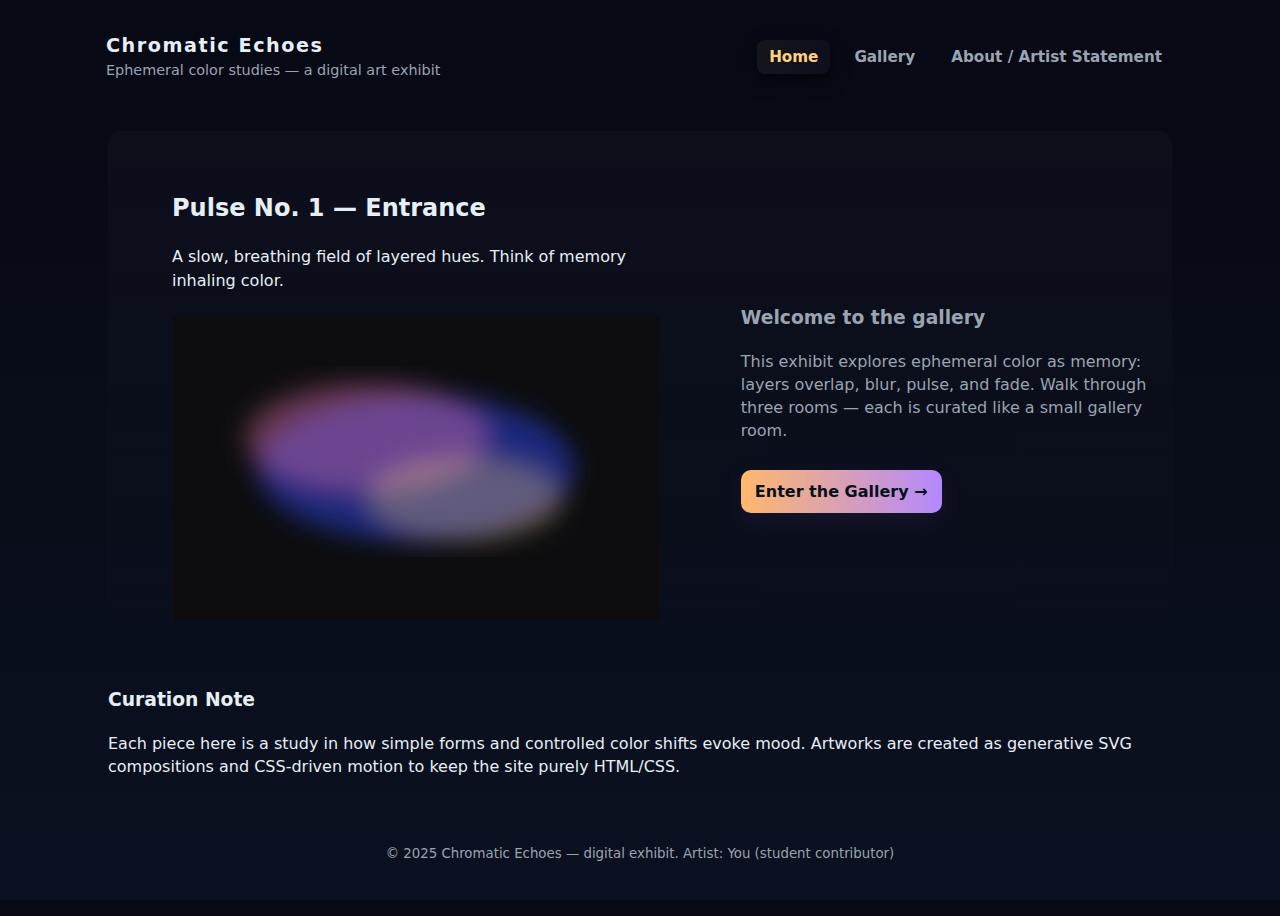
<file: index.html>
<!doctype html>
<html lang="en">
<head>
  <meta charset="utf-8" />
  <meta name="viewport" content="width=device-width,initial-scale=1" />
  <title>Chromatic Echoes — Entrance</title>
  <link rel="stylesheet" href="styles.css" />
</head>
<body class="room room-entrance">
  <header class="site-header">
    <div class="site-brand">
      <h1>Chromatic Echoes</h1>
      <p class="tagline">Ephemeral color studies — a digital art exhibit</p>
    </div>

    <nav aria-label="Main navigation">
      <ul class="nav-list">
        <li><a href="index.html" class="active">Home</a></li>
        <li><a href="gallery.html">Gallery</a></li>
        <li><a href="about.html">About / Artist Statement</a></li>
      </ul>
    </nav>
  </header>

  <main>
    <section class="hero">
      <div class="hero-frame">
        <!-- Featured artwork (SVG + CSS animation) -->
        <figure class="artwork featured" aria-labelledby="featTitle">
          <figcaption id="featTitle">
            <h2>Pulse No. 1 — Entrance</h2>
            <p class="note">A slow, breathing field of layered hues. Think of memory inhaling color.</p>
          </figcaption>

          <!-- SVG artwork (scales with container) -->
          <svg class="art-svg" viewBox="0 0 800 500" role="img" aria-label="Pulse No.1">
            <defs>
              <filter id="soft">
                <feGaussianBlur stdDeviation="20" />
              </filter>
            </defs>

            <rect width="100%" height="100%" fill="#0d0d0f" />
            <g filter="url(#soft)">
              <ellipse cx="400" cy="250" rx="260" ry="120" class="g1" />
              <ellipse cx="320" cy="200" rx="200" ry="90" class="g2" />
              <ellipse cx="480" cy="300" rx="160" ry="70" class="g3" />
            </g>
          </svg>
        </figure>

        <div class="entry-copy">
          <h3>Welcome to the gallery</h3>
          <p>This exhibit explores ephemeral color as memory: layers overlap, blur, pulse, and fade. Walk through three rooms — each is curated like a small gallery room.</p>
          <a class="btn" href="gallery.html">Enter the Gallery →</a>
        </div>
      </div>
    </section>

    <section class="curation">
      <h3>Curation Note</h3>
      <p>Each piece here is a study in how simple forms and controlled color shifts evoke mood. Artworks are created as generative SVG compositions and CSS-driven motion to keep the site purely HTML/CSS.</p>
    </section>
  </main>

  <footer class="site-footer">
    <small>© 2025 Chromatic Echoes — digital exhibit. Artist: You (student contributor)</small>
  </footer>
</body>
</html>
</file>
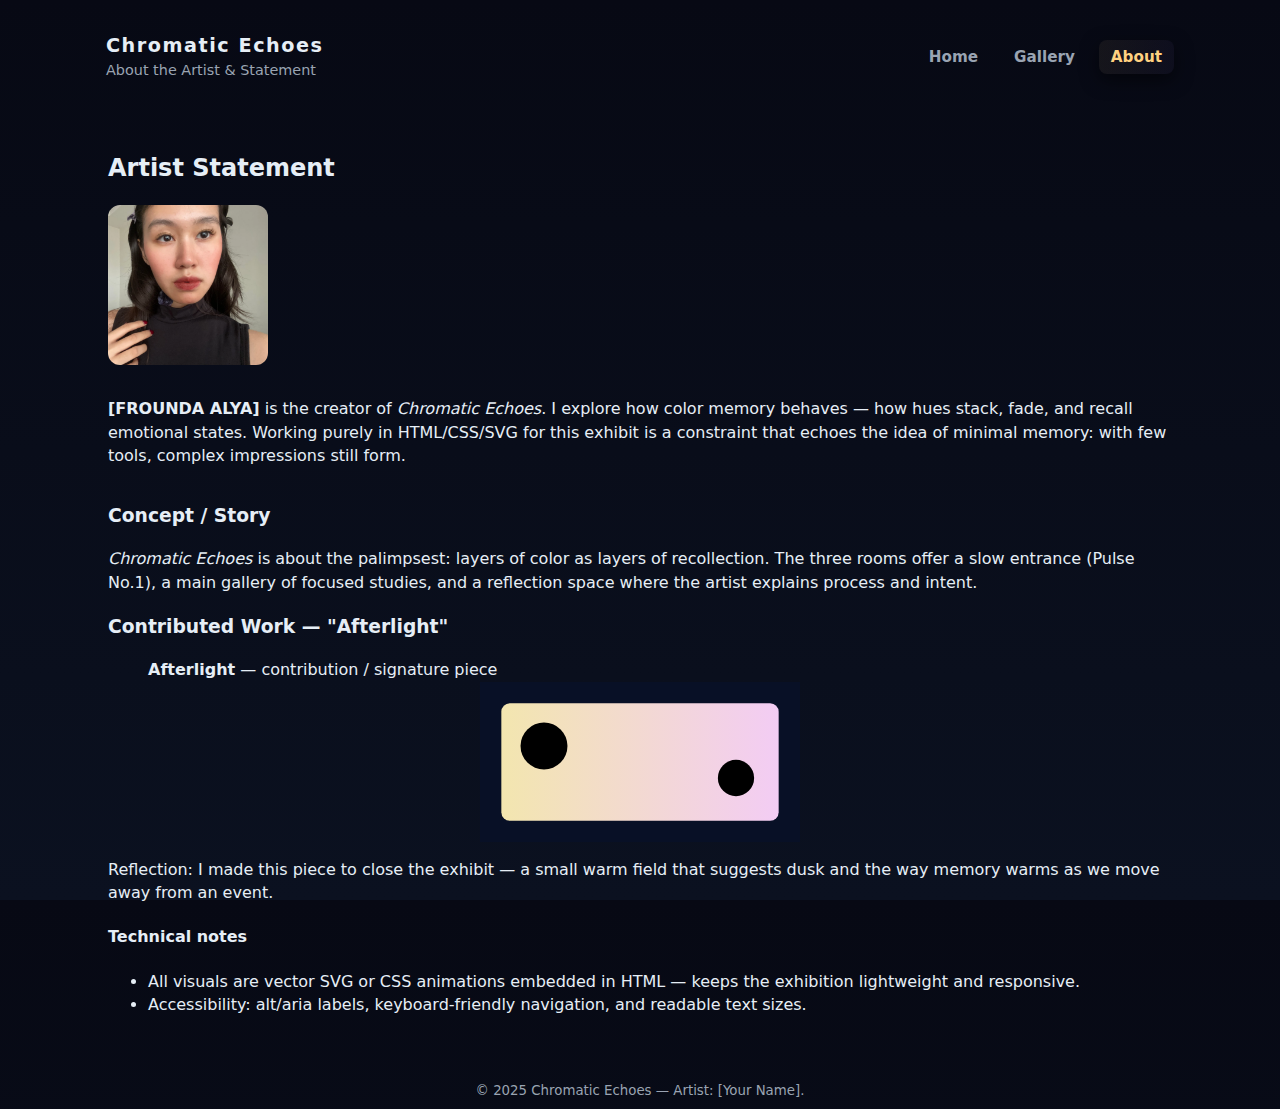
<file: about.html>
<!doctype html>
<html lang="en">
<head>
  <meta charset="utf-8" />
  <meta name="viewport" content="width=device-width,initial-scale=1" />
  <title>About — Chromatic Echoes</title>
  <link rel="stylesheet" href="styles.css" />
</head>
<body class="room room-about">
  <header class="site-header">
    <div class="site-brand">
      <h1>Chromatic Echoes</h1>
      <p class="tagline">About the Artist & Statement</p>
    </div>

    <nav aria-label="Main navigation">
      <ul class="nav-list">
        <li><a href="index.html">Home</a></li>
        <li><a href="gallery.html">Gallery</a></li>
        <li><a href="about.html" class="active">About</a></li>
      </ul>
    </nav>
  </header>

  <main>
    <section class="artist-statement">
      <h2>Artist Statement</h2>
      <div class="artist-profile" style="display:flex; gap:16px; align-items:center; flex-wrap:wrap;">
        <img src="frounda.jpg" alt="Photo of [FROUNDA ALYA]" style="width:160px; border-radius:12px; object-fit:cover;">
        <div>
          <p><strong>[FROUNDA ALYA]</strong> is the creator of <em>Chromatic Echoes</em>. I explore how color memory behaves — how hues stack, fade, and recall emotional states. Working purely in HTML/CSS/SVG for this exhibit is a constraint that echoes the idea of minimal memory: with few tools, complex impressions still form.</p>
        </div>
      </div>

      <h3>Concept / Story</h3>
      <p><em>Chromatic Echoes</em> is about the palimpsest: layers of color as layers of recollection. The three rooms offer a slow entrance (Pulse No.1), a main gallery of focused studies, and a reflection space where the artist explains process and intent.</p>
    </section>

    <section class="artist-piece">
      <h3>Contributed Work — "Afterlight"</h3>
      <figure class="artwork small" aria-labelledby="afterTitle">
        <figcaption id="afterTitle"><strong>Afterlight</strong> — contribution / signature piece</figcaption>
        <svg viewBox="0 0 600 300" class="art-svg small" role="img" aria-label="Afterlight">
          <defs>
            <linearGradient id="afterG" x1="0" x2="1">
              <stop offset="0" stop-color="#fff1b6"/>
              <stop offset="1" stop-color="#ffd6ff"/>
            </linearGradient>
          </defs>
          <rect width="100%" height="100%" fill="#081026" />
          <g class="afterlight">
            <rect x="40" y="40" width="520" height="220" rx="16" fill="url(#afterG)" opacity="0.95"/>
            <circle cx="120" cy="120" r="44" class="af1"/>
            <circle cx="480" cy="180" r="34" class="af2"/>
          </g>
        </svg>
      </figure>

      <p class="artist-note">Reflection: I made this piece to close the exhibit — a small warm field that suggests dusk and the way memory warms as we move away from an event.</p>
    </section>

    <section class="credits">
      <h4>Technical notes</h4>
      <ul>
        <li>All visuals are vector SVG or CSS animations embedded in HTML — keeps the exhibition lightweight and responsive.</li>
        <li>Accessibility: alt/aria labels, keyboard-friendly navigation, and readable text sizes.</li>
      </ul>
    </section>
  </main>

  <footer class="site-footer">
    <small>© 2025 Chromatic Echoes — Artist: [Your Name].</small>
  </footer>
</body>
</html>
</file>
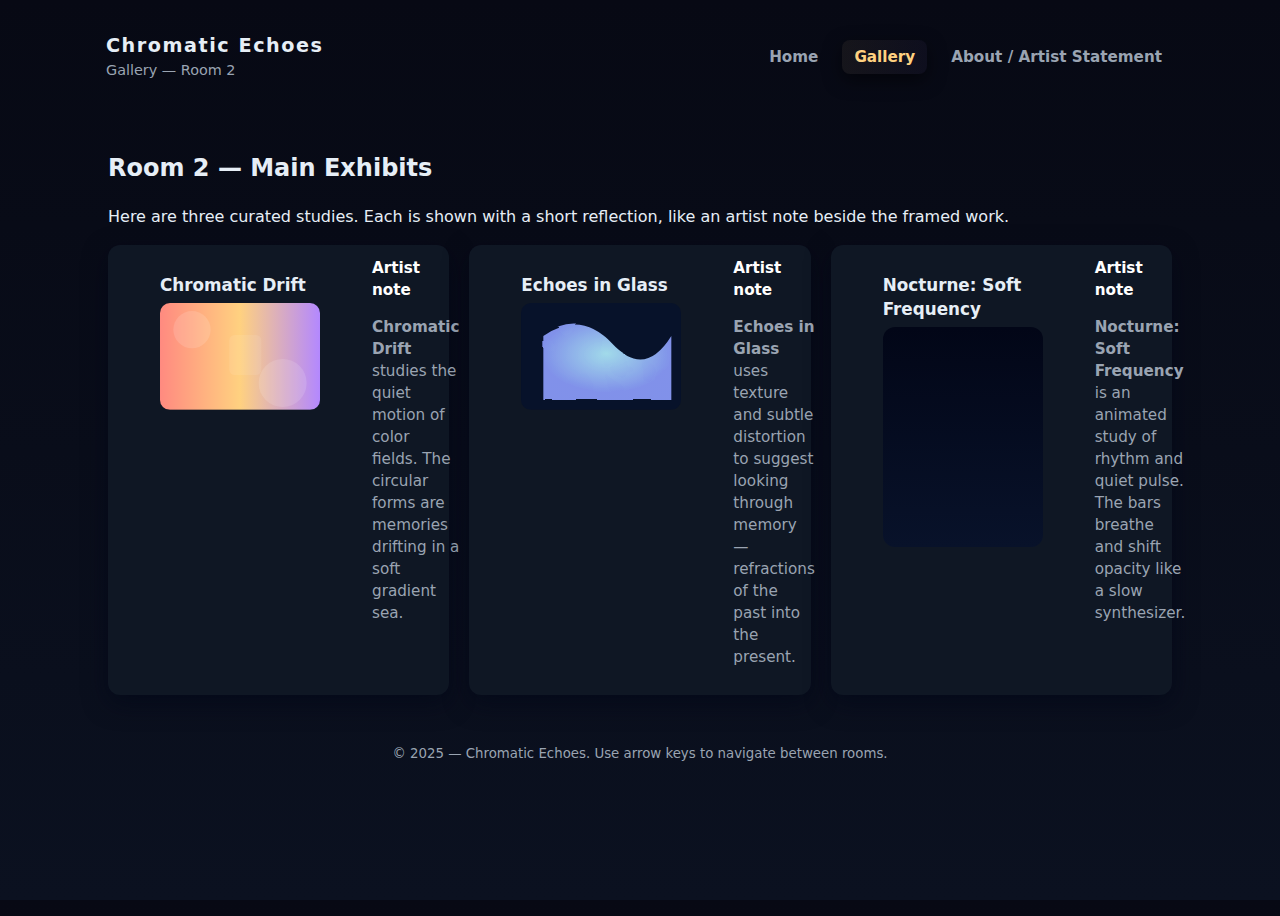
<file: gallery.html>
<!doctype html>
<html lang="en">
<head>
  <meta charset="utf-8" />
  <meta name="viewport" content="width=device-width,initial-scale=1" />
  <title>Chromatic Echoes — Gallery</title>
  <link rel="stylesheet" href="styles.css" />
</head>
<body class="room room-gallery">
  <header class="site-header">
    <div class="site-brand">
      <h1>Chromatic Echoes</h1>
      <p class="tagline">Gallery — Room 2</p>
    </div>

    <nav aria-label="Main navigation">
      <ul class="nav-list">
        <li><a href="index.html">Home</a></li>
        <li><a href="gallery.html" class="active">Gallery</a></li>
        <li><a href="about.html">About / Artist Statement</a></li>
      </ul>
    </nav>
  </header>

  <main>
    <section class="gallery-intro">
      <h2>Room 2 — Main Exhibits</h2>
      <p>Here are three curated studies. Each is shown with a short reflection, like an artist note beside the framed work.</p>
    </section>

    <section class="gallery-grid" aria-live="polite">
      <!-- Artwork 1 -->
      <article class="frame">
        <figure class="artwork" aria-labelledby="a1Title">
          <figcaption id="a1Title"><h3>Chromatic Drift</h3></figcaption>
          <!-- SVG art -->
          <svg viewBox="0 0 600 400" class="art-svg tight" role="img" aria-label="Chromatic Drift">
            <defs>
              <linearGradient id="lg1" x1="0" x2="1">
                <stop offset="0" stop-color="#ff8a80" />
                <stop offset="0.5" stop-color="#ffd180" />
                <stop offset="1" stop-color="#b388ff" />
              </linearGradient>
            </defs>
            <rect width="100%" height="100%" fill="url(#lg1)"></rect>
            <g class="moving-shapes">
              <circle cx="120" cy="100" r="70" class="s1"/>
              <circle cx="460" cy="300" r="90" class="s2"/>
              <rect x="260" y="120" width="120" height="150" rx="20" ry="20" class="s3" />
            </g>
          </svg>
        </figure>
        <div class="art-note">
          <h4>Artist note</h4>
          <p><strong>Chromatic Drift</strong> studies the quiet motion of color fields. The circular forms are memories drifting in a soft gradient sea.</p>
        </div>
      </article>

      <!-- Artwork 2 -->
      <article class="frame">
        <figure class="artwork" aria-labelledby="a2Title">
          <figcaption id="a2Title"><h3>Echoes in Glass</h3></figcaption>
          <svg viewBox="0 0 600 400" class="art-svg tall" role="img" aria-label="Echoes in Glass">
            <defs>
              <radialGradient id="rg2" cx="0.5" cy="0.4">
                <stop offset="0" stop-color="#b2f0ff" />
                <stop offset="1" stop-color="#8ea0ff" />
              </radialGradient>
              <filter id="ripple">
                <feTurbulence baseFrequency="0.007" numOctaves="2" seed="2" />
                <feDisplacementMap in="SourceGraphic" scale="10" />
              </filter>
            </defs>
            <rect width="100%" height="100%" fill="#07122a" />
            <g class="glass" filter="url(#ripple)">
              <path d="M80 120 Q220 20 340 150 T560 120 L560 360 L80 360 Z" fill="url(#rg2)" opacity="0.9" />
            </g>
          </svg>
        </figure>
        <div class="art-note">
          <h4>Artist note</h4>
          <p><strong>Echoes in Glass</strong> uses texture and subtle distortion to suggest looking through memory — refractions of the past into the present.</p>
        </div>
      </article>

      <!-- Artwork 3 -->
      <article class="frame">
        <figure class="artwork" aria-labelledby="a3Title">
          <figcaption id="a3Title"><h3>Nocturne: Soft Frequency</h3></figcaption>
          <!-- This is a "video-like" CSS animated artwork (no external video files) -->
          <div class="nocturne" role="img" aria-label="Nocturne soft frequency">
            <div class="bar b1"></div>
            <div class="bar b2"></div>
            <div class="bar b3"></div>
            <div class="bar b4"></div>
            <div class="bar b5"></div>
          </div>
        </figure>
        <div class="art-note">
          <h4>Artist note</h4>
          <p><strong>Nocturne: Soft Frequency</strong> is an animated study of rhythm and quiet pulse. The bars breathe and shift opacity like a slow synthesizer.</p>
        </div>
      </article>
    </section>
  </main>

  <footer class="site-footer">
    <small>© 2025 — Chromatic Echoes. Use arrow keys to navigate between rooms.</small>
  </footer>
</body>
</html>
</file>
<file: styles.css>
/* styles.css
   External stylesheet for Chromatic Echoes exhibit
   Responsive, accessible, semantic layout + animated SVG/CSS art
*/

/* Basic resets */
:root{
  --bg:#070914;
  --panel:#0f1724;
  --muted:#9aa4b2;
  --accent:#ffd180;
  --glass: rgba(255,255,255,0.04);
  --max-width:1100px;
  --nav-height:72px;
  font-family: Inter, system-ui, -apple-system, "Segoe UI", Roboto, "Helvetica Neue", Arial;
  color-scheme: dark;
}

*{box-sizing:border-box}
html,body{height:100%}
body{
  margin:0;
  background: linear-gradient(180deg,var(--bg),#0b1120);
  color:#e6eef6;
  -webkit-font-smoothing:antialiased;
  -moz-osx-font-smoothing:grayscale;
  line-height:1.45;
}

/* HEADER */
.site-header{
  display:flex;
  align-items:center;
  justify-content:space-between;
  gap:1rem;
  padding:16px;
  max-width:var(--max-width);
  margin:16px auto;
}
.site-brand h1{margin:0;font-size:1.2rem;letter-spacing:0.08em}
.tagline{margin:0;color:var(--muted);font-size:0.9rem}

/* NAV */
.nav-list{
  list-style:none;
  margin:0;padding:0;
  display:flex;gap:12px;
  align-items:center;
}
.nav-list a{
  color:var(--muted);
  text-decoration:none;
  padding:8px 12px;border-radius:8px;
  transition:all .18s ease;
  font-weight:600;font-size:0.95rem;
}
.nav-list a:hover,
.nav-list a:focus{color:#fff;transform:translateY(-2px)}
.nav-list a.active{
  background:linear-gradient(90deg, rgba(255,209,128,0.06), rgba(178,136,255,0.04));
  color:var(--accent);
  box-shadow:0 6px 18px rgba(0,0,0,0.5);
}

/* Main layout */
main{max-width:var(--max-width);margin:0 auto;padding:18px}

.hero{
  background: linear-gradient(180deg, rgba(255,255,255,0.02), transparent);
  border-radius:14px;
  padding:24px;
  margin-bottom:18px;
  display:flex;
  justify-content:center;
}
.hero-frame{display:flex;gap:20px;align-items:center;flex-wrap:wrap;justify-content:space-between}
.featured{width:min(54ch,46%);min-width:260px}
.hero .entry-copy{max-width:40ch;color:var(--muted)}
.btn{
  display:inline-block;margin-top:12px;padding:10px 14px;border-radius:10px;
  background:linear-gradient(90deg,#ffb86b,#b388ff);color:#061018;text-decoration:none;font-weight:700;
  box-shadow:0 8px 26px rgba(179,106,255,0.08);
}

/* Gallery grid */
.gallery-grid{
  display:grid;
  grid-template-columns:repeat(auto-fit,minmax(260px,1fr));
  gap:20px;
  margin-top:14px;
}
.frame{
  background:var(--panel);
  border-radius:12px;
  padding:12px;
  display:flex;
  gap:12px;
  align-items:flex-start;
  box-shadow:0 8px 24px rgba(2,6,23,0.6);
}

/* Artwork presentation */
.artwork{flex:0 0 48%; min-width:160px;}
.art-svg{width:100%;height:auto;border-radius:10px;display:block;overflow:hidden}
.art-note{flex:1;color:var(--muted);font-size:0.95rem}
.artwork.featured .art-svg{height:320px}
.artwork.small .art-svg.small{height:160px}

/* Nocturne bars */
.nocturne{
  width:100%;height:220px;border-radius:12px;display:flex;align-items:end;gap:10px;padding:12px;background:linear-gradient(180deg,#020617,#08122a);
}
.nocturne .bar{flex:1;border-radius:6px;opacity:0.9}
.nocturne .b1{background:linear-gradient(180deg,#ff9a9e,#fecfef);animation:rise 5s ease-in-out infinite}
.nocturne .b2{background:linear-gradient(180deg,#a1c4fd,#c2e9fb);animation:rise 4s ease-in-out .5s infinite}
.nocturne .b3{background:linear-gradient(180deg,#b8f2e6,#d3f8ff);animation:rise 6s ease-in-out .9s infinite}
.nocturne .b4{background:linear-gradient(180deg,#ffd6a5,#ffd6f3);animation:rise 4.6s ease-in-out 1.2s infinite}
.nocturne .b5{background:linear-gradient(180deg,#a9def9,#e0c3fc);animation:rise 5.7s ease-in-out .2s infinite}
@keyframes rise{
  0%{height:24%}
  25%{height:60%}
  50%{height:30%}
  75%{height:72%}
  100%{height:24%}
}

/* SVG shape animations via CSS classes */
.g1{fill:#2f4bff;opacity:0.45; transform-origin:400px 250px; animation:float1 8s ease-in-out infinite;}
.g2{fill:#ff7ab6;opacity:0.35; transform-origin:320px 200px; animation:float2 9s ease-in-out infinite;}
.g3{fill:#ffd180;opacity:0.3; transform-origin:480px 300px; animation:float3 7s ease-in-out infinite;}

@keyframes float1{0%{transform:translateY(0) scale(1)}50%{transform:translateY(-18px) scale(1.02)}100%{transform:translateY(0) scale(1)}}
@keyframes float2{0%{transform:translateY(0) scale(1)}50%{transform:translateY(14px) scale(1.01)}100%{transform:translateY(0) scale(1)}}
@keyframes float3{0%{transform:translateY(0) scale(1)}50%{transform:translateY(-8px) scale(1.01)}100%{transform:translateY(0) scale(1)}}

/* Other SVG animations */
.moving-shapes .s1{fill:#ffffff22; animation:spin 22s linear infinite; transform-origin:120px 100px}
.moving-shapes .s2{fill:#ffffff22; animation:spin 28s linear reverse infinite; transform-origin:460px 300px}
.moving-shapes .s3{fill:#ffffff15; animation:float3 12s ease-in-out infinite}

@keyframes spin{from{transform:rotate(0)} to{transform:rotate(360deg)}}

/* Caption and text styling */
figcaption h3{margin:0 0 6px 0;font-size:1.05rem}
.art-note h4{margin:0 0 6px 0;color:#fff;font-size:0.95rem}

/* Footer */
.site-footer{max-width:var(--max-width);margin:20px auto;padding:8px 16px;color:var(--muted);text-align:center}

/* Responsive adjustments */
@media (max-width:720px){
  .hero-frame{flex-direction:column;align-items:center}
  .featured{width:100%}
  .artwork{flex-basis:100%}
  .frame{flex-direction:column}
}

/* Small accessible focus outline */
a:focus{outline:3px solid #ffd6a5;outline-offset:3px}
</file>
